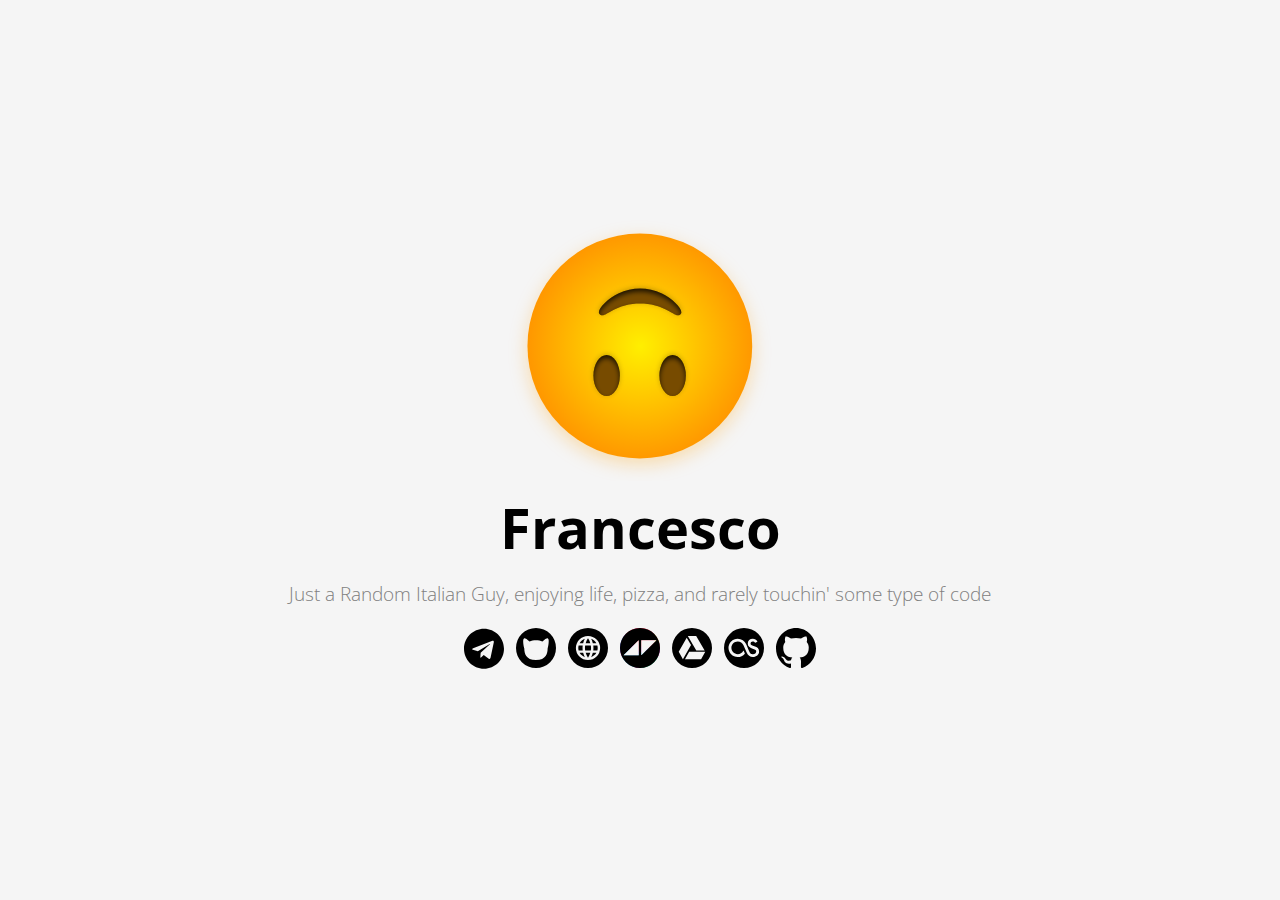
<file: index.html>
<!DOCTYPE html>
<html>
	<head>
		<title>Francesco</title>
		<link rel="icon" type="image/svg+xml" href="imgs/logonew.svg">
		<link rel="stylesheet" href="css/index.css">
		<!link rel="stylesheet" href="css/nothome.css">
		<link href="https://fonts.googleapis.com/css2?family=Open+Sans&display=swap" rel="stylesheet">
		<meta name="viewport" content="width=device-width, initial-scale=1.0">
		<meta content="utf-8" http-equiv="encoding">
	</head>
	<body>
		<div class="centerbox">
			<div class="logos-container">
				<img id="svg-logo" src="imgs/logonew.svg"></img>
				<svg xmlns="http://www.w3.org/2000/svg" fcolor="#FFB100" phrase="" onclick="toggleDarkMode()" class="logo-oldstyle rollable" id="oldlogo" viewBox="0 0 210 297" version="1.1"><g id="layer4"><circle r="143.52837" cy="148.50017" cx="105.00016" id="border" class="border" transform="matrix(.86252 0 0 .8619 14.43478 20.5123)" fill="none" stroke-width="9.94359" stroke-opacity="1"/><ellipse transform="matrix(.96728 0 0 .9629 2.94517 2.67557)" ry="23.58212" rx="14.71296" cy="183.76086" cx="68.63953" id="eye1" class="eye"/><ellipse transform="matrix(.96728 0 0 .9629 2.94517 2.67557)" id="eye2" cx="143.67786" cy="183.76006" rx="14.71296" ry="23.58212" class="eye"/><path transform="matrix(.96728 0 0 .9629 2.94517 2.67557)" id="mounth" d="M59.69155 112.76103c-3.63767-4.27072 8.4043-17.20847 21.44971-23.36333 16.43222-7.66216 33.24075-7.66216 49.67295 0 13.04543 6.15486 25.08735 19.09261 21.44968 23.36333-2.25784 2.6378-4.26485 2.13535-13.17084-3.14023-19.44271-11.80728-46.78791-11.80728-66.23062 0-8.906 5.27558-10.913 5.77803-13.17088 3.14023z"/></g></svg>
			</div>
			<h1 class="title">Francesco</h1>
			<h3 class="description">Just a Random Italian Guy, enjoying life, pizza, and rarely touchin' some type of code</h3>
			<div class="icon-box">
			
				<!-- To add a new Link, just put the svg in the following scheme: 
				<a class="icon-link rollable" href="https://example.com" fcolor="#FF00FF" phrase="The phrase to show">  <svg> </svg> </a>
				
				<!-- The parts of the svg which should get colored must have the class 'icon'. The colors and the funi jock should be specified put respectively in the fcolor and phrase HTML attributes -->
			
				<a class="icon-link rollable" href="https://t.me/francasDM" fcolor="#2CA5E0" phrase="Do you wanna spam me and get blocked? That's the right button!"><svg xmlns="http://www.w3.org/2000/svg" viewBox="0 0 496 512" version="1.1" id="svg4"><path d="M248 8C111 8 0 119 0 256s111 248 248 248 248-111 248-248S385 8 248 8zm121.8 169.9l-40.7 191.8c-3 13.6-11.1 16.9-22.4 10.5l-62-45.7-29.9 28.8c-3.3 3.3-6.1 6.1-12.5 6.1l4.4-63.1 114.9-103.8c5-4.4-1.1-6.9-7.7-2.5l-142 89.4-61.2-19.1c-13.3-4.2-13.6-13.3 2.8-19.7l239.1-92.2c11.1-4 20.8 2.7 17.2 19.5z" id="telegramIcon" class="icon"/></svg></a>
				<a class="icon-link rollable" href="https://22cms.github.io/timmymaker" fcolor="#D35757" phrase="Color Timmy as your Likes! Rigorously in Spaghetti Code"><svg xmlns="http://www.w3.org/2000/svg" id="svg18" version="1.1" viewBox="0 0 210 297" height="45" width="45" class="icon catButton"><path class="icon" transform="translate(-43.5) scale(6.6)" d="M22.5 0A22.5 22.5 0 000 22.5 22.5 22.5 0 0022.5 45 22.5 22.5 0 0045 22.5 22.5 22.5 0 0022.5 0zM9.42383 11.58203c1.15809-.03492 3.35018 1.35087 5.79687 3.63672 2.06854-.95326 4.55572-1.50586 7.24414-1.50586s5.17365.55274 7.2422 1.50586c2.79621-2.6124 5.2608-4.0491 6.2285-3.5332 1.29596.69012 1.18582 5.56167-.3457 11.2539 0 5.14759-1.56748 12.98047-13.125 12.98047-11.55751 0-13.125-7.83288-13.125-12.98047-1.53164-5.69236-1.64179-10.5639-.3457-11.2539.12096-.06449.26425-.09853.42969-.10352z" id="path858"/></svg></a>
				<a class="icon-link rollable" href="homepage/" fcolor="#1E6AFF" phrase="My personal Browser Homepage, clearly not copied from Zorin's one"><svg class="icon" viewBox="0 0 210 297" version="1.1" id="svg8"><path d="M105 0A148.49707 148.49707 0 00-43.5 148.50001 148.49707 148.49707 0 00105 297a148.49707 148.49707 0 00148.5-148.49999A148.49707 148.49707 0 00105 0zm0 58.47895A90.01822 90.01822 0 01195.02106 148.5 90.01822 90.01822 0 01105 238.52106a90.01822 90.01822 0 01-90.02105-90.02105c0-49.51004 40.24098-90.02106 90.02105-90.02106zm0 18.28211c-7.47151 10.80218-13.4996 22.8579-17.19035 35.73051h34.3807C118.49961 99.61897 112.4715 87.56324 105 76.76107zm-23.40349 3.69215c-16.47334 5.58113-30.33497 17.09533-38.88671 32.03836h26.28178c3.15064-11.25229 7.20384-22.04634 12.60493-32.03836zm46.72758 0c5.40109 9.99202 9.52585 20.78607 12.40642 32.03836h26.55969c-8.64175-14.94303-22.40276-26.36722-38.96611-32.03835zm-92.9986 50.0426c-1.44029 5.76114-2.34233 11.79293-2.34233 18.0042 0 6.21125.90205 12.24305 2.34233 18.00421H65.756c-.72018-5.94121-1.27043-11.88298-1.27043-18.00421 0-6.12125.55025-12.06301 1.27042-18.0042zm48.61335 0c-.90018 5.85116-1.44907 11.88295-1.44907 18.0042 0 6.12123.54892 12.063 1.44907 18.00421h42.12232c.81015-5.94121 1.44907-11.88298 1.44907-18.00421 0-6.12125-.63887-12.15304-1.44907-18.0042zm60.30518 0c.72017 5.94119 1.27041 11.88295 1.27041 18.0042 0 6.12123-.55024 12.063-1.27041 18.00421h30.43049c1.44029-5.76116 2.34233-11.79296 2.34233-18.00421 0-6.21127-.90199-12.24306-2.34233-18.0042zM42.7098 184.50843c8.55174 14.85302 22.41337 26.36721 38.88672 32.03836-5.4011-9.99202-9.4543-20.78608-12.60494-32.03836zm45.09985 0C91.5004 197.38104 97.5285 209.35736 105 220.15954c7.4715-10.80218 13.49961-22.7785 17.19035-35.65111zm52.92086 0c-2.88057 11.25228-7.00533 22.04634-12.40642 32.03836 16.56335-5.67115 30.32436-17.18534 38.96611-32.03836z" class="icon" id="path847"/></svg></a>
				<a class="icon-link rollable" href="avicii.html" fcolor="#FFFFFF00" phrase="&laquo;My dreams are Made of Gold&raquo"><svg width="64" height="64" viewBox="0 0 210 297" class="icon aviciiButton"><path  d="M-43.5 0h297v297h-297z" fill="#c634c0"/><path d="M231.412 204.2503c-23.88-54.71863-32.68-158.15199-15.74-184.96168 28.736-45.46495 40.12-10.47285 33.844 104.02096-3.28 59.81914-11.424 96.24227-18.104 80.94072z" fill="#f7b939"/><path d="M38.716 140.6897c-6.216-24.75509-27.26-59.4394-46.76-77.07535-42.976-38.86546-45.5-63.4127-6.52-63.4127 16 0 23.4 8.96188 16.552 20.03033-6.812 11.02047 4.204 31.64638 24.48 45.84069 20.28 14.1943 40.912 46.91995 45.848 72.71833 11.48 60.01502-18.576 61.71785-33.6 1.8987z" fill="#c633b9"/><path d="M-43.5 254.7478c0-23.24012 16.456-56.33352 36.572-73.54576 34.092-29.17208 37.74-29.19606 53.888-.35976 12.484 22.29278 24.304 25.67447 42.32 12.11973 13.752-10.34894 35.44-17.25622 48.204-15.35751a1728.8 1727.6201 0 0042.86 5.77605c34.816 4.1052-1.96 39.41708-41.052 39.41708-22.16 0-41.78 15.33753-47.476 37.10266-7.296 27.87696-25.32 37.09866-72.512 37.09866-52.98 0-62.8-6.60748-62.8-42.25114z" fill="#2da7dc"/><path d="M192.088 178.99954C180.952 149.99535 105 124.99643 105 150.33912c0 9.24568-8.352 16.81251-18.56 16.81251-10.212 0-18.564-16.22491-18.564-36.05137s-17.612-48.37497-39.14-63.43668C-29.736 26.73154 2.52.20166 110.736.20965l96.36.008 4.412 102.01432c4.416 102.03032-1.2 124.21916-19.42 76.76757z" fill="#f64561"/><path d="M89.716 265.87221c6.256-32.43784 100.288-67.7817 140.58-52.8439 12.76 4.73676 23.204 25.56253 23.204 46.28838 0 32.38188-11.936 37.68226-84.892 37.68226-69.472 0-83.8-5.65214-78.892-31.12674z" fill="#15e696"/><path d="M-43.5 117.31767c0-83.09125 1.1-84.7701 35.276-53.86721C27.78 96.01622 59.56 175.66982 29.016 156.8067c-9.256-5.7161-16.828-2.45033-16.828 7.26304 0 9.71337-12.532 22.46466-27.844 28.34064-22.276 8.53817-27.844-6.47557-27.844-75.09271zm92.812 79.6416c0-4.00925 12.964-12.25962 28.808-18.33547 16.52-6.33567 23.972-3.2258 17.468 7.28702-10.9 17.62796-46.276 26.0742-46.276 11.04846zm74.252-33.75694c0-20.51 51.232-18.25953 64.272 2.82607 5.928 9.58546-6.108 16.15697-26.748 14.60203-20.64-1.55494-37.524-9.39359-37.524-17.4281z" fill="#505dda"/><path class="bgColor" d="M-43.463 226.669c.03-57.766.097-69.62.374-66.344 2.306 27.237 11.377 52.144 27.033 74.23 9.28 13.092 21.91 25.727 34.981 34.994 22.034 15.622 46.95 24.708 74.113 27.027 3.478.297-6.9.358-66.207.388L-43.5 297zm160.425 69.907c27.165-2.319 52.078-11.404 74.113-27.027 13.07-9.267 25.7-21.902 34.981-34.994 15.656-22.086 24.727-46.993 27.033-74.23.277-3.275.344 8.578.374 66.344L253.5 297l-70.331-.037c-59.307-.03-69.685-.09-66.207-.388zM-43.463 70.33L-43.5 0l70.331.036c59.307.03 69.685.091 66.207.388-24.786 2.116-47.49 9.788-68.2 23.045C7.066 34.845-8.712 50.624-20.026 68.338c-13.345 20.89-20.955 43.439-23.063 68.337-.277 3.275-.344-8.578-.374-66.344zm296.58 67.1c-.823-13.595-4.505-29.786-9.803-43.106-7.718-19.406-18.14-35.391-32.69-50.137C185.43 18.653 153.002 3.5 116.964.424c-3.479-.297 6.9-.357 66.206-.388L253.5 0v70.263c0 38.644-.044 70.262-.098 70.262-.055 0-.183-1.392-.286-3.094z"/><path class="icon" d="M105 0A148.5 148.5 0 00-43.5 148.5 148.5 148.5 0 00105 297a148.5 148.5 0 00148.5-148.5A148.5 148.5 0 00105 0zm-9.70724 90.29278v112.08197H-16.78921zm19.26947 0H226.6442L114.56223 202.37475z"/><path class="bgColor" d="M-16.78761 202.37475H95.29276V90.29437zM114.56383 90.29278H226.6442L114.56383 202.37315z"/></svg></a>
				<a class="icon-link rollable" href="https://drive.22cm.cf" fcolor="#3CC761" phrase="My personal GoIndex, which I basically never use!"><svg class="icon" width="48" height="48" viewBox="0 0 12.7 12.7"><path d="M6.294 0A6.35 6.35 0 0 0 0 6.35a6.35 6.35 0 0 0 6.35 6.35 6.35 6.35 0 0 0 6.35-6.35A6.35 6.35 0 0 0 6.35 0a6.35 6.35 0 0 0-.056 0zm-1.27 2.518h2.653l2.692 4.656H7.716Zm-.351.582 1.364 2.328L3.463 9.89 2.136 7.562Zm.78 4.462h5.11l-1.326 2.33h-5.11Z"/></svg></a>
				<a class="icon-link rollable" href="https://last.fm/user/pp22cm" fcolor="#CE0000" phrase="Why is this even there? Even a deaf would scrobble more than me .-."><svg viewBox="0 0 210 297" width="40px" height="40px"><path class="icon" d="M104.50839.0002A148.49949 148.49938 0 00-43.5 148.5001 148.49949 148.49938 0 00105 297a148.49949 148.49938 0 00148.5-148.4999A148.49949 148.49938 0 00105 .0002a148.49949 148.49938 0 00-.49161 0zM58.21785 78.90966c28.51754 0 51.52893 15.38913 63.142 42.28329.10118.2609 11.66625 27.42783 21.82751 50.69821 6.02078 13.74114 10.80541 22.1323 26.55896 22.68122 15.05888.5067 26.07936-8.30748 26.07936-20.59487 0-10.91512-6.77964-13.6199-22.04094-18.74115-26.38213-8.71791-40.68379-17.61154-40.68379-39.60461 0-21.49843 14.76905-35.39354 37.64299-35.39354 15.03527 0 26.06531 6.63219 33.70291 20.27833l.15348 1.23501-.81055.95925-14.25191 7.29021c-.70718.36949-1.57687.16343-2.01921-.48201-4.86015-6.80875-10.28738-9.8418-17.55889-9.8418-9.49291 0-16.37425 6.49451-16.37425 15.44615 0 11.05234 8.50905 13.74171 22.65967 18.20398l5.76744 1.85373c22.19171 7.26116 35.03205 16.00668 35.02186 39.36 0 23.2432-19.8696 40.76049-46.20181 40.76049-22.16675-.0829-36.32034-10.16007-45.9644-32.68848l-2.43648-5.46288-21.30713-48.79412c-6.84304-16.74815-24.08703-27.94984-42.90922-27.94984-25.83994 0-46.87088 21.12838-46.87088 47.08907 0 25.98935 21.01846 47.08908 46.87088 47.08908 17.52153 0 33.46522-9.67837 41.59506-25.28797l1.46524-.84891 1.40049.95923 8.61159 19.94739-.22783 1.63311c-13.03992 15.95341-32.30331 25.09849-52.84216 25.09849-37.66795 0-68.3195-30.76519-68.3195-68.58803 0-37.8364 30.65017-68.58803 68.3195-68.58803z"/></svg></a>
				<a class="icon-link rollable" href="https://github.com/22cms" fcolor="#5151EE" phrase="100% Italian Spaghetti (Code)"><svg xmlns="http://www.w3.org/2000/svg" id="svg8" version="1.1" viewBox="0 0 210 297" height="40px" width="40px"><path class="icon" d="M104.986 0C22.986 0-43.5 68.168-43.5 152.263c0 67.27 42.546 124.334 101.556 144.477 7.43 1.392 10.137-3.31 10.137-7.347 0-3.608-.128-13.189-.2-25.891-41.307 9.197-50.022-20.414-50.022-20.414-6.755-17.591-16.491-22.274-16.491-22.274-13.483-9.44 1.02-9.254 1.02-9.254 14.906 1.075 22.746 15.694 22.746 15.694 13.246 23.265 34.76 16.544 43.22 12.646 1.35-9.833 5.178-16.544 9.427-20.348-32.974-3.842-67.643-16.909-67.643-75.253 0-16.619 5.789-30.21 15.288-40.856-1.532-3.85-6.628-19.33 1.45-40.295 0 0 12.47-4.094 40.84 15.61 11.842-3.384 24.55-5.066 37.177-5.122 12.607.056 25.316 1.738 37.176 5.122 28.352-19.704 40.795-15.61 40.795-15.61 8.105 20.966 3.009 36.444 1.477 40.295 9.518 10.647 15.27 24.237 15.27 40.856 0 58.494-34.724 71.365-67.807 75.131 5.333 4.702 10.082 13.993 10.082 28.2 0 20.349-.182 36.771-.182 41.763 0 4.075 2.671 8.814 10.21 7.328C210.991 276.54 253.5 219.515 253.5 152.263 253.5 68.168 187.006 0 104.986 0"></path></svg></a>
			</div>
			<p id="jokescription"></p>
		</div>
		<script src="js/index.js"></script>
	</body>
</html>
</file>
<file: css/index.css>
/*@font-face {
  font-family: 'Roboto';
  font-style: normal;
  font-weight: 400;
  src: local(''),
       url('./roboto-v20-latin-regular.woff2') format('woff2'),
       url('./roboto-v20-latin-regular.woff') format('woff');
}
@font-face {
  font-family: 'Roboto';
  font-style: normal;
  font-weight: 500;
  src: local(''),
       url('./roboto-v20-latin-500.woff2') format('woff2'),
       url('./roboto-v20-latin-500.woff') format('woff');
}*/
:root {
	--second-color: #ffdd00;
}

html {
	height: 100%;
	width: 100%;
}
body { 
	background-color: #292929;
	margin: 0;
	padding: 0;
	height: 100%;
	transition: background-color 0.5s;
}
.centerbox {
	display:flex;
	flex-direction: column;
	min-height: 100%;
	align-items: center;
	justify-content: center;
}
.bgColor {
	background-color: #292929;
	fill: #292929;
	transition: background-color 0.5s, fill 0.5s;
}
h1, h2, h3, h4, h5, h6, p, i, a {
	font-family: Open Sans, sans-serif;
	text-decoration: none;
	transition: color 0.5s;
	color: white;
}
a{
	margin: 0;
	padding: 0;
}

.white-scheme {
	background-color: #F5F5F5;
}
.white-scheme .bgColor {
	background-color: #F5F5F5;
	fill: #F5F5F5;
}
.white-scheme h1, h2, h3, h4, h5, h6, p, i, a {
	color: black;
}
.white-scheme .icon {
	fill: black;
}

.title {
	font-size: 56px;
	/*font-weight: 500;*/
	margin: 8px;
	text-align: center;
	justify-content: center;
}
.description {
	color: grey;
	font-weight: 100;
	margin-top: 2px;
	margin: 12px;
	margin-top: 8px;
	margin-bottom: 16px;
	text-align: center;
}

#jokescription {
	color: grey;
	margin: 0;
    margin-top: 5px;
    font-size: 10px;
	height: 10px;
}
.oHidden {
	opacity: 0;
}
#compensator {
	height: 15px;
}

.logos-container {
	position: relative;
	display: flex;
	flex-direction: row;
	align-items: center;
}

#svg-logo {
	width: 100%;
	height: 100%;
	max-width: 270px;
	max-height: 270px;
	transition: transform 0.7s, opacity 0.7s;
}
.logo-oldstyle {
	width: 100%;
	height: 100%;
	max-width: 270px;
	max-height: 270px;
	position: absolute;
	top: 0px;
	left: 0px;
	opacity: 0;
	transition: transform 0.7s, opacity 0.7s;
}

.eye, #mounth {
	fill: var(--second-color);
	transition: fill 0.7s;
}
.border {
	stroke: var(--second-color);
	transition: stroke 0.7s;
}

.new-logo-hover {
	opacity: 0;
	transform: rotate(180deg);
}
.oldstyle-hover {
	opacity: 1;
	transform: rotate(180deg);
}

.icon-box {
	display: flex;
	flex-direction: row;
	flex-wrap: wrap;
	justify-content: center;
	width: 100%;
	height: auto;
}
.icon-link {
	width: 40px;
	height: 40px;
	margin: 6px;
}
.icon {
	fill: white;
	transition: fill 0.3s;
	width: 40px;
	height: 40px;
}

.icon-link:hover .icon {
	fill: var(--second-color);
}
</file>
